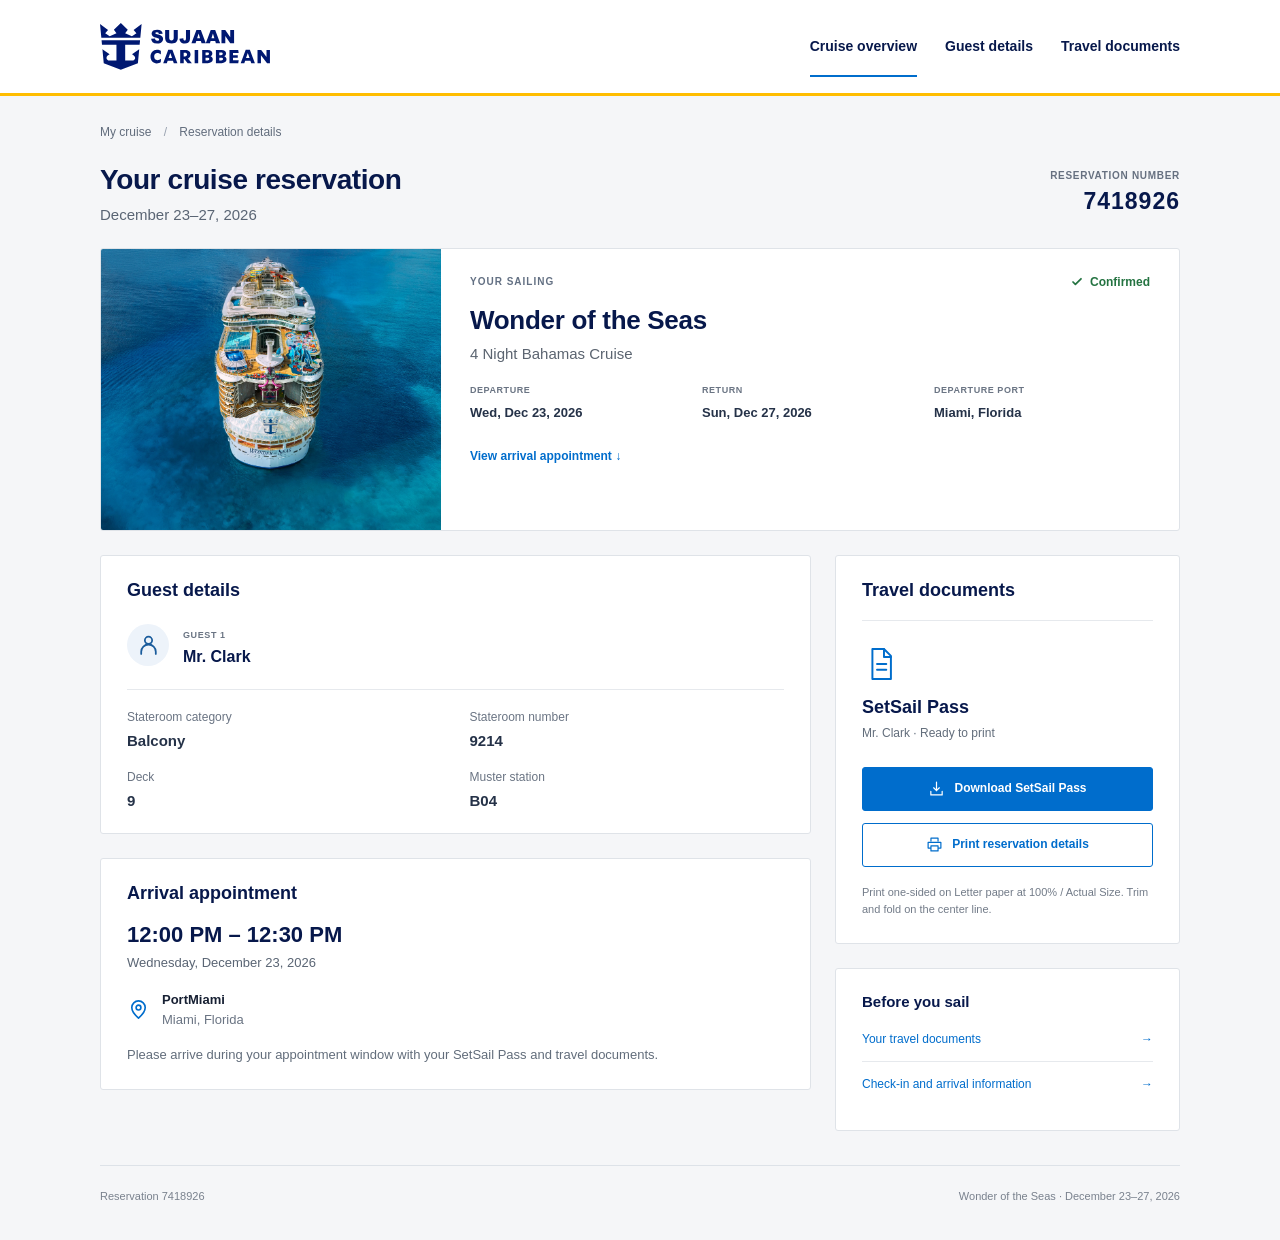
<file: index.html>
<!doctype html>
<html lang="en"><head><meta charset="utf-8"><meta name="viewport" content="width=device-width,initial-scale=1"><meta name="robots" content="noindex,nofollow"><meta http-equiv="refresh" content="0;url=reservation/7418926/"><title>Sujaan Caribbean | Reservation details</title></head><body><p><a href="reservation/7418926/">Sujaan Caribbean — View reservation details</a></p><script>location.replace(new URL('reservation/7418926/', location.href).href);</script></body></html>
</file>
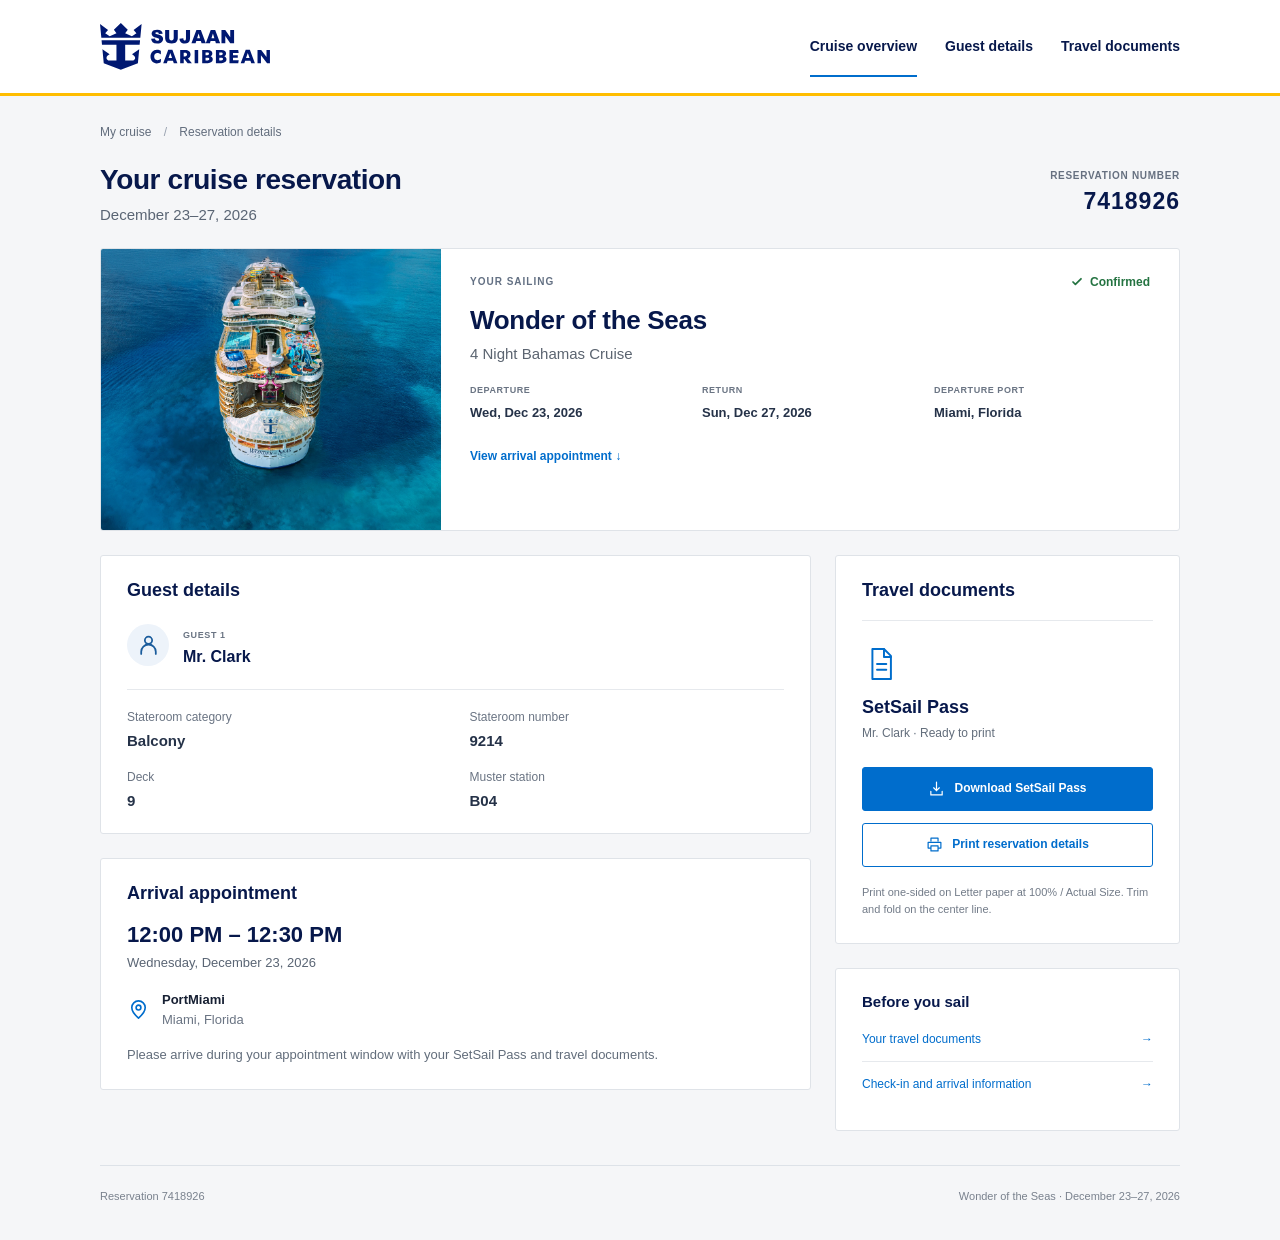
<file: reservation/7418926/index.html>
<!doctype html>
<html lang="en">
<head>
  <meta charset="utf-8">
  <meta name="viewport" content="width=device-width,initial-scale=1">
  <meta name="robots" content="noindex,nofollow,noarchive">
  <meta name="theme-color" content="#07184b">
  <title>Reservation details | Sujaan Caribbean</title>
  <meta name="description" content="Sujaan Caribbean cruise reservation details for Mr. Clark, December 23-27, 2026.">
  <link rel="icon" type="image/svg+xml" href="../../assets/sujaan-caribbean.svg">
  <link rel="stylesheet" href="../../style.css?v=travel-info-1">
</head>
<body>
  <a class="skip" href="#main">Skip to reservation details</a>
  <header class="header">
    <div class="header-inner">
      <a class="brand" href="#main" aria-label="Sujaan Caribbean reservation"><img src="../../assets/sujaan-caribbean.svg" width="170" height="47" alt="Sujaan Caribbean"></a>
      <nav aria-label="Reservation navigation">
        <a href="#overview" class="active">Cruise overview</a>
        <a href="#guests">Guest details</a>
        <a href="travel-documents/">Travel documents</a>
      </nav>
    </div>
  </header>
  <main id="main" class="container">
    <div class="breadcrumb">My cruise <span aria-hidden="true">/</span> Reservation details</div>
    <div class="page-heading">
      <div><h1>Your cruise reservation</h1><p class="subheading">December 23–27, 2026</p></div>
      <div class="booking-reference"><span>RESERVATION NUMBER</span><strong>7418926</strong></div>
    </div>
    <section class="card cruise-summary" id="overview" aria-labelledby="ship-title">
      <img class="ship-photo" src="../../assets/wonder-of-the-seas.webp" width="640" height="450" alt="Aerial view of Wonder of the Seas at sea">
      <div class="cruise-info">
        <div class="summary-top"><span class="eyebrow">YOUR SAILING</span><span class="status"><svg viewBox="0 0 20 20" aria-hidden="true"><path d="m5 10 3 3 7-7"/></svg>Confirmed</span></div>
        <h2 id="ship-title">Wonder of the Seas</h2>
        <p class="cruise-description">4 Night Bahamas Cruise</p>
        <dl class="sailing-facts">
          <div><dt>DEPARTURE</dt><dd>Wed, Dec 23, 2026</dd></div>
          <div><dt>RETURN</dt><dd>Sun, Dec 27, 2026</dd></div>
          <div><dt>DEPARTURE PORT</dt><dd>Miami, Florida</dd></div>
        </dl>
        <a class="text-link" href="#arrival">View arrival appointment <span aria-hidden="true">↓</span></a>
      </div>
    </section>
    <div class="content-grid">
      <div class="details-column">
        <section class="card details" id="guests" aria-labelledby="guest-heading">
          <h2 id="guest-heading">Guest details</h2>
          <div class="guest-row"><div class="person-icon" aria-hidden="true"><svg viewBox="0 0 24 24"><circle cx="12" cy="8" r="3.5"/><path d="M5 21v-2a7 7 0 0 1 14 0v2"/></svg></div><div><span class="small-label">GUEST 1</span><h3>Mr. Clark</h3></div></div>
          <dl class="room-facts">
            <div><dt>Stateroom category</dt><dd>Balcony</dd></div>
            <div><dt>Stateroom number</dt><dd>9214</dd></div>
            <div><dt>Deck</dt><dd>9</dd></div>
            <div><dt>Muster station</dt><dd>B04</dd></div>
          </dl>
        </section>
        <section class="card details arrival" id="arrival" aria-labelledby="arrival-heading">
          <h2 id="arrival-heading">Arrival appointment</h2>
          <p class="arrival-time">12:00 PM – 12:30 PM</p>
          <p class="appointment-date">Wednesday, December 23, 2026</p>
          <div class="port-row"><svg viewBox="0 0 24 24" aria-hidden="true"><path d="M19 10c0 5-7 11-7 11S5 15 5 10a7 7 0 1 1 14 0Z"/><circle cx="12" cy="10" r="2.5"/></svg><div><strong>PortMiami</strong><span>Miami, Florida</span></div></div>
          <p class="muted">Please arrive during your appointment window with your SetSail Pass and travel documents.</p>
        </section>
      </div>
      <aside class="documents-column">
        <section class="card details document-card" id="documents" aria-labelledby="documents-heading">
          <h2 id="documents-heading">Travel documents</h2>
          <div class="document-icon" aria-hidden="true"><svg viewBox="0 0 32 32"><path d="M9 3h10l6 6v20H9z"/><path d="M19 3v7h6M13 16h8M13 21h8"/></svg></div>
          <h3>SetSail Pass</h3><p class="muted">Mr. Clark · Ready to print</p>
          <a class="button primary" href="../../assets/sujaan-boarding-pass.pdf" download="Mr-Clark-SetSail-Pass.pdf"><svg viewBox="0 0 24 24" aria-hidden="true"><path d="M12 3v12m-4-4 4 4 4-4M4 16v5h16v-5"/></svg>Download SetSail Pass</a>
          <button class="button secondary" id="print-button" type="button"><svg viewBox="0 0 24 24" aria-hidden="true"><path d="M7 7V3h10v4M7 17H3V9h18v8h-4M7 14h10v7H7z"/></svg>Print reservation details</button>
          <p class="print-note">Print one-sided on Letter paper at 100% / Actual Size. Trim and fold on the center line.</p>
        </section>
        <section class="card details travel-info" aria-labelledby="travel-heading"><h2 id="travel-heading">Before you sail</h2><a href="travel-documents/">Your travel documents <span aria-hidden="true">→</span></a><a href="check-in/">Check-in and arrival information <span aria-hidden="true">→</span></a></section>
      </aside>
    </div>
    <footer><span>Reservation 7418926</span><span>Wonder of the Seas · December 23–27, 2026</span></footer>
  </main>
  <script src="../../app.js"></script>
</body>
</html>
</file>
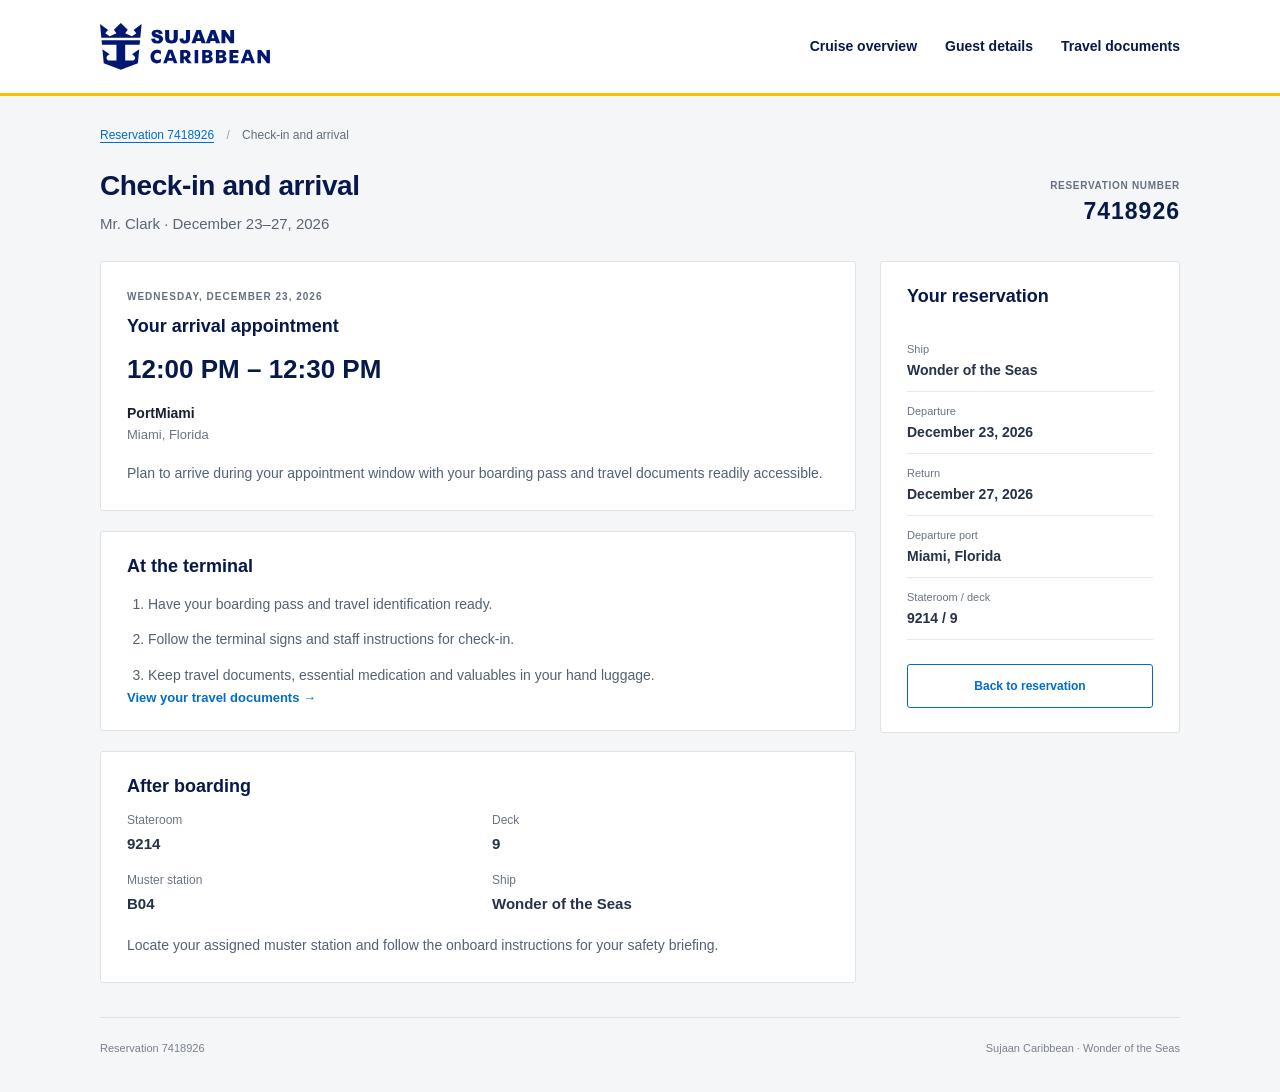
<file: reservation/7418926/check-in/index.html>
<!doctype html>
<html lang="en">
<head>
  <meta charset="utf-8">
  <meta name="viewport" content="width=device-width,initial-scale=1">
  <meta name="robots" content="noindex,nofollow,noarchive">
  <meta name="theme-color" content="#07184b">
  <title>Check-in and arrival | Sujaan Caribbean</title>
  <meta name="description" content="Arrival appointment and boarding information for reservation 7418926.">
  <link rel="icon" type="image/svg+xml" href="../../../assets/sujaan-caribbean.svg">
  <link rel="stylesheet" href="../../../style.css?v=travel-info-1">
</head>
<body>
  <a class="skip" href="#main">Skip to check-in and arrival</a>
  <header class="header"><div class="header-inner">
    <a class="brand" href="../" aria-label="Sujaan Caribbean reservation"><img src="../../../assets/sujaan-caribbean.svg" width="170" height="47" alt="Sujaan Caribbean"></a>
    <nav aria-label="Reservation navigation"><a href="../">Cruise overview</a><a href="../#guests">Guest details</a><a href="../travel-documents/" class="">Travel documents</a></nav>
  </div></header>
  <main id="main" class="container help-page">
    <div class="breadcrumb"><a href="../">Reservation 7418926</a> <span aria-hidden="true">/</span> Check-in and arrival</div>
    <div class="page-heading"><div><h1>Check-in and arrival</h1><p class="subheading">Mr. Clark · December 23–27, 2026</p></div><div class="booking-reference"><span>RESERVATION NUMBER</span><strong>7418926</strong></div></div>
    <div class="help-grid">
      <div class="help-content">
<section class="card details help-card" aria-labelledby="appointment-heading">
  <span class="eyebrow">WEDNESDAY, DECEMBER 23, 2026</span>
  <h2 id="appointment-heading">Your arrival appointment</h2>
  <p class="help-arrival-time">12:00 PM – 12:30 PM</p>
  <div class="help-port"><strong>PortMiami</strong><span>Miami, Florida</span></div>
  <p>Plan to arrive during your appointment window with your boarding pass and travel documents readily accessible.</p>
</section>
<section class="card details help-card" aria-labelledby="terminal-heading">
  <h2 id="terminal-heading">At the terminal</h2>
  <ol class="help-list"><li>Have your boarding pass and travel identification ready.</li><li>Follow the terminal signs and staff instructions for check-in.</li><li>Keep travel documents, essential medication and valuables in your hand luggage.</li></ol>
  <a class="text-link" href="../travel-documents/">View your travel documents →</a>
</section>
<section class="card details help-card" aria-labelledby="onboard-heading">
  <h2 id="onboard-heading">After boarding</h2>
  <dl class="room-facts help-room-facts"><div><dt>Stateroom</dt><dd>9214</dd></div><div><dt>Deck</dt><dd>9</dd></div><div><dt>Muster station</dt><dd>B04</dd></div><div><dt>Ship</dt><dd>Wonder of the Seas</dd></div></dl>
  <p>Locate your assigned muster station and follow the onboard instructions for your safety briefing.</p>
</section>
</div>
      <aside class="card details help-summary" aria-labelledby="summary-title">
        <h2 id="summary-title">Your reservation</h2>
        <dl><div><dt>Ship</dt><dd>Wonder of the Seas</dd></div><div><dt>Departure</dt><dd>December 23, 2026</dd></div><div><dt>Return</dt><dd>December 27, 2026</dd></div><div><dt>Departure port</dt><dd>Miami, Florida</dd></div><div><dt>Stateroom / deck</dt><dd>9214 / 9</dd></div></dl>
        <a class="button secondary" href="../">Back to reservation</a>
      </aside>
    </div>
    <footer><span>Reservation 7418926</span><span>Sujaan Caribbean · Wonder of the Seas</span></footer>
  </main>
</body>
</html>
</file>
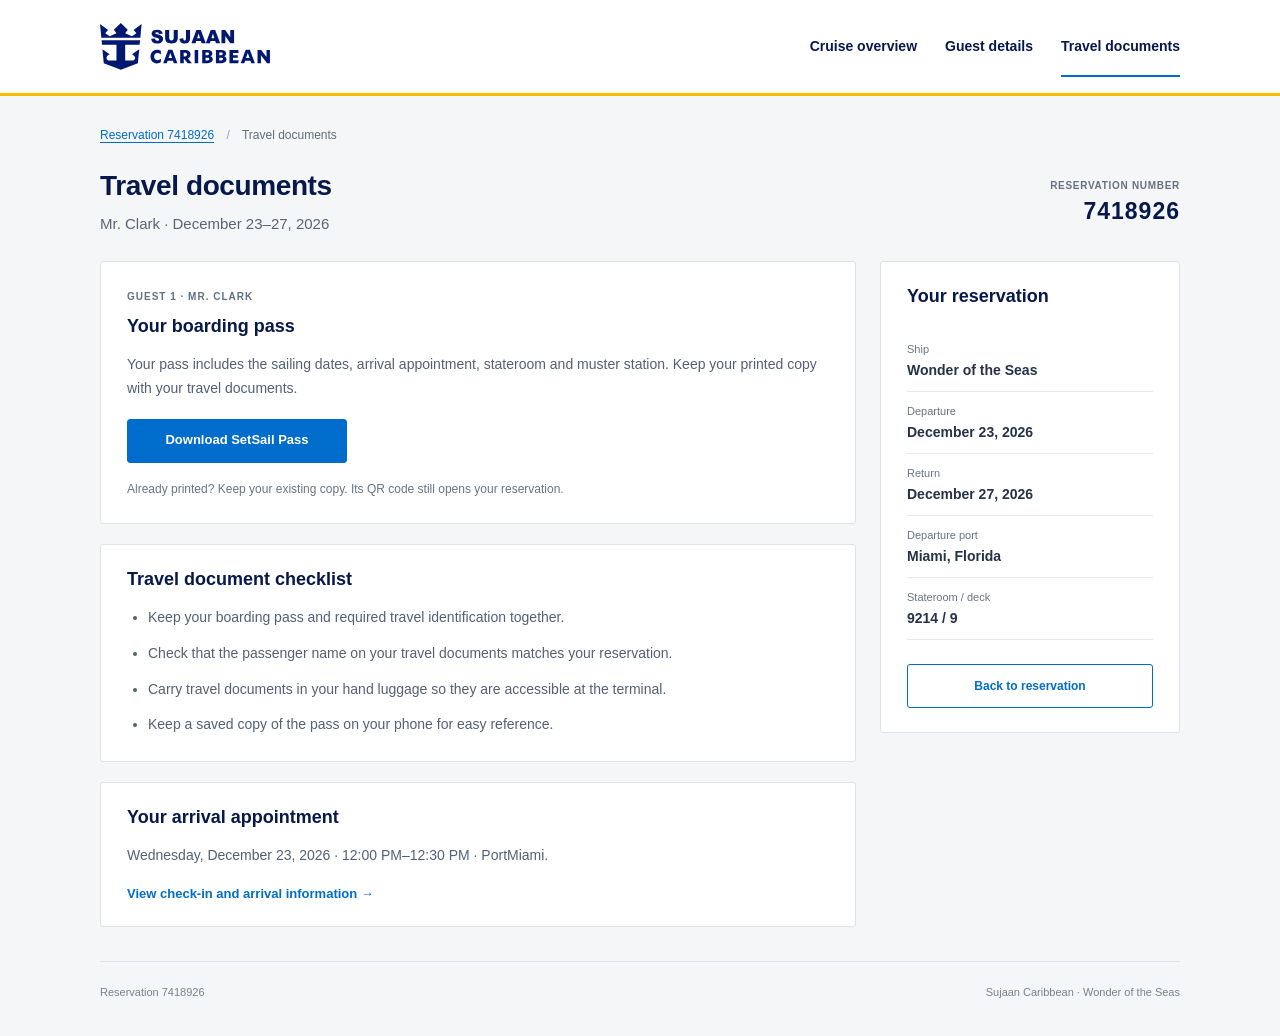
<file: reservation/7418926/travel-documents/index.html>
<!doctype html>
<html lang="en">
<head>
  <meta charset="utf-8">
  <meta name="viewport" content="width=device-width,initial-scale=1">
  <meta name="robots" content="noindex,nofollow,noarchive">
  <meta name="theme-color" content="#07184b">
  <title>Travel documents | Sujaan Caribbean</title>
  <meta name="description" content="Boarding pass and travel document information for reservation 7418926.">
  <link rel="icon" type="image/svg+xml" href="../../../assets/sujaan-caribbean.svg">
  <link rel="stylesheet" href="../../../style.css?v=travel-info-1">
</head>
<body>
  <a class="skip" href="#main">Skip to travel documents</a>
  <header class="header"><div class="header-inner">
    <a class="brand" href="../" aria-label="Sujaan Caribbean reservation"><img src="../../../assets/sujaan-caribbean.svg" width="170" height="47" alt="Sujaan Caribbean"></a>
    <nav aria-label="Reservation navigation"><a href="../">Cruise overview</a><a href="../#guests">Guest details</a><a href="../travel-documents/" class="active">Travel documents</a></nav>
  </div></header>
  <main id="main" class="container help-page">
    <div class="breadcrumb"><a href="../">Reservation 7418926</a> <span aria-hidden="true">/</span> Travel documents</div>
    <div class="page-heading"><div><h1>Travel documents</h1><p class="subheading">Mr. Clark · December 23–27, 2026</p></div><div class="booking-reference"><span>RESERVATION NUMBER</span><strong>7418926</strong></div></div>
    <div class="help-grid">
      <div class="help-content">
<section class="card details help-card" aria-labelledby="pass-heading">
  <span class="eyebrow">GUEST 1 · MR. CLARK</span>
  <h2 id="pass-heading">Your boarding pass</h2>
  <p>Your pass includes the sailing dates, arrival appointment, stateroom and muster station. Keep your printed copy with your travel documents.</p>
  <a class="button primary help-download" href="../../../assets/sujaan-boarding-pass.pdf" download="Mr-Clark-SetSail-Pass.pdf">Download SetSail Pass</a>
  <p class="help-note">Already printed? Keep your existing copy. Its QR code still opens your reservation.</p>
</section>
<section class="card details help-card" aria-labelledby="checklist-heading">
  <h2 id="checklist-heading">Travel document checklist</h2>
  <ul class="help-list"><li>Keep your boarding pass and required travel identification together.</li><li>Check that the passenger name on your travel documents matches your reservation.</li><li>Carry travel documents in your hand luggage so they are accessible at the terminal.</li><li>Keep a saved copy of the pass on your phone for easy reference.</li></ul>
</section>
<section class="card details help-card" aria-labelledby="next-heading">
  <h2 id="next-heading">Your arrival appointment</h2>
  <p>Wednesday, December 23, 2026 · 12:00 PM–12:30 PM · PortMiami.</p>
  <a class="text-link" href="../check-in/">View check-in and arrival information →</a>
</section>
</div>
      <aside class="card details help-summary" aria-labelledby="summary-title">
        <h2 id="summary-title">Your reservation</h2>
        <dl><div><dt>Ship</dt><dd>Wonder of the Seas</dd></div><div><dt>Departure</dt><dd>December 23, 2026</dd></div><div><dt>Return</dt><dd>December 27, 2026</dd></div><div><dt>Departure port</dt><dd>Miami, Florida</dd></div><div><dt>Stateroom / deck</dt><dd>9214 / 9</dd></div></dl>
        <a class="button secondary" href="../">Back to reservation</a>
      </aside>
    </div>
    <footer><span>Reservation 7418926</span><span>Sujaan Caribbean · Wonder of the Seas</span></footer>
  </main>
</body>
</html>
</file>
<file: style.css>
:root{font-family:Arial,Helvetica,sans-serif;color:#172033;background:#f5f6f8;--navy:#07184b;--blue:#006dcc;--line:#dfe3e8}*{box-sizing:border-box}html{scroll-behavior:smooth;scroll-padding-top:30px}body{margin:0}a{color:var(--blue);text-underline-offset:3px}button,a{-webkit-tap-highlight-color:transparent}a:focus-visible,button:focus-visible{outline:3px solid #ffbd00;outline-offset:4px}svg{fill:none;stroke:currentColor;stroke-width:1.7;stroke-linecap:round;stroke-linejoin:round}.skip{position:absolute;top:-60px;left:12px;background:white;padding:12px;z-index:4}.skip:focus{top:8px}.header{background:white;border-bottom:3px solid #ffbd00}.header-inner{max-width:1136px;min-height:93px;margin:auto;display:flex;align-items:center;justify-content:space-between;padding:16px 28px}.brand{display:flex}.brand img{width:170px;height:auto}nav{display:flex;align-self:stretch;gap:28px}nav a{display:flex;align-items:center;color:var(--navy);font-size:14px;font-weight:bold;text-decoration:none;border-bottom:2px solid transparent}nav a.active{border-color:var(--blue)}nav a:hover{color:var(--blue)}.container{max-width:1136px;margin:auto;padding:0 28px}.breadcrumb{font-size:12px;color:#626d7d;margin:29px 0 24px}.breadcrumb span{padding:0 9px;color:#98a1af}.page-heading{display:flex;align-items:center;justify-content:space-between;margin-bottom:25px;gap:20px}h1{font-size:28px;line-height:1.2;color:var(--navy);margin:0 0 9px;font-weight:700;letter-spacing:-.4px}.subheading{font-size:15px;color:#5a6574;margin:0}.booking-reference{text-align:right}.booking-reference span{display:block;font-size:10px;font-weight:bold;color:#667080;letter-spacing:.7px;margin-bottom:7px}.booking-reference strong{font-size:23px;letter-spacing:1px;color:var(--navy)}.card{background:white;border:1px solid var(--line);border-radius:3px;overflow:hidden}.cruise-summary{display:grid;grid-template-columns:340px minmax(0,1fr)}.ship-photo{width:100%;height:100%;min-height:281px;object-fit:cover;object-position:50% 47%}.cruise-info{padding:25px 29px 26px}.summary-top{display:flex;align-items:center;justify-content:space-between;gap:10px;margin-bottom:15px}.eyebrow{font-size:10px;font-weight:bold;letter-spacing:1px;color:#637083}.status{display:inline-flex;align-items:center;gap:5px;color:#247341;font-size:12px;font-weight:bold}.status svg{width:16px;height:16px;stroke-width:2.2}h2{color:var(--navy);margin:0;font-size:18px}#ship-title{font-size:26px;line-height:1.2;letter-spacing:-.3px}.cruise-description{margin:9px 0 23px;color:#5b6470;font-size:15px}.sailing-facts{display:grid;grid-template-columns:1fr 1fr 1fr;gap:16px;margin:0 0 24px}.sailing-facts dt{font-size:9px;letter-spacing:.55px;color:#6a7483;font-weight:bold;margin-bottom:8px}.sailing-facts dd{font-size:13px;line-height:1.5;margin:0;font-weight:bold;color:#253248}.text-link{font-size:12px;font-weight:bold;text-decoration:none}.text-link:hover{text-decoration:underline}.content-grid{display:grid;grid-template-columns:minmax(0,1fr) 345px;gap:24px;margin-top:24px}.details-column,.documents-column{display:flex;flex-direction:column;gap:24px;min-width:0}.details{padding:24px 26px}.details h2{font-size:18px;margin-bottom:23px}.guest-row{display:flex;align-items:center;gap:14px;margin-bottom:23px}.person-icon{width:42px;height:42px;background:#edf3fa;border-radius:50%;display:grid;place-items:center;color:#1a5c9c}.person-icon svg{width:25px;height:25px}.small-label{font-size:9px;color:#6a7483;font-weight:bold;letter-spacing:.6px}h3{font-size:16px;color:var(--navy);margin:6px 0 0}.room-facts{display:grid;grid-template-columns:1fr 1fr;gap:21px 28px;margin:0;padding-top:20px;border-top:1px solid #e6e9ed}.room-facts dt{font-size:12px;color:#6a7483;margin-bottom:8px}.room-facts dd{margin:0;font-size:15px;font-weight:bold;color:#253248}.arrival h2{margin-bottom:18px}.arrival-time{font-size:22px;font-weight:bold;color:var(--navy);margin:0 0 7px}.appointment-date{font-size:13px;margin:0;color:#5a6574}.port-row{display:flex;align-items:center;gap:12px;padding:22px 0 18px}.port-row>svg{width:23px;height:23px;flex:none;color:var(--blue)}.port-row strong,.port-row span{display:block;font-size:13px}.port-row span{margin-top:5px;color:#6a7483}.muted{font-size:13px;color:#626d7b;line-height:1.6;margin:0}.document-card h2{padding-bottom:19px;border-bottom:1px solid #e6e9ed;margin-bottom:22px}.document-icon{width:37px;height:42px;color:var(--blue);margin-bottom:12px}.document-icon svg{width:100%;height:100%}.document-card h3{font-size:18px;margin-bottom:6px}.document-card .muted{font-size:12px;margin-bottom:24px}.button{width:100%;min-height:44px;display:flex;align-items:center;justify-content:center;gap:9px;font-family:inherit;font-size:12px;font-weight:bold;line-height:1.4;padding:10px 12px;border-radius:3px;text-decoration:none;cursor:pointer}.button svg{width:17px;height:17px;flex:none}.primary{background:var(--blue);color:white;border:1px solid var(--blue)}.primary:hover{background:#0053a6}.secondary{margin-top:12px;background:white;color:var(--blue);border:1px solid var(--blue)}.secondary:hover{background:#f0f6fd}.print-note{font-size:11px;line-height:1.6;color:#727b88;margin:17px 0 0}.travel-info h2{font-size:15px;margin-bottom:7px}.travel-info a{display:flex;justify-content:space-between;gap:15px;padding:13px 0;font-size:12px;line-height:1.5;text-decoration:none}.travel-info a+a{border-top:1px solid #e6e9ed}.travel-info a:hover{text-decoration:underline}footer{display:flex;justify-content:space-between;gap:15px;border-top:1px solid #dde2e8;font-size:11px;line-height:1.5;color:#79818d;margin-top:34px;padding:22px 0 36px}section{scroll-margin-top:22px}@media(max-width:900px){.cruise-summary{grid-template-columns:270px minmax(0,1fr)}.cruise-info{padding:22px}.sailing-facts{grid-template-columns:1fr 1fr;row-gap:14px}.sailing-facts div:last-child{grid-column:1/-1}.content-grid{grid-template-columns:minmax(0,1fr) 300px;gap:18px}.details{padding:22px}.sailing-facts{margin-bottom:18px}.cruise-description{margin-bottom:18px}nav{gap:20px}}@media(max-width:700px){.header-inner{padding:18px 20px;min-height:80px}.brand img{width:150px}nav{display:none}.container{padding:0 18px}.breadcrumb{margin:23px 0 20px;font-size:11px}.page-heading{align-items:flex-start;gap:15px;margin-bottom:21px}h1{font-size:24px;max-width:210px}.subheading{font-size:12px}.booking-reference{padding-top:4px;min-width:100px}.booking-reference span{font-size:8px;letter-spacing:.2px}.booking-reference strong{font-size:19px}.cruise-summary{display:block}.ship-photo{display:block;height:196px;min-height:0;object-position:50% 43%}.cruise-info{padding:23px 21px}#ship-title{font-size:24px}.sailing-facts{grid-template-columns:1fr 1fr;row-gap:19px;margin-bottom:22px}.sailing-facts dt{font-size:9px}.sailing-facts dd{font-size:13px}.content-grid{grid-template-columns:1fr;gap:20px;margin-top:20px}.details-column,.documents-column{gap:20px}.details{padding:23px 21px}.details h2{font-size:18px}.room-facts{column-gap:20px}.button{font-size:13px;min-height:46px}.document-card .muted{font-size:13px}.document-icon{float:left;width:30px;height:36px;margin-right:12px}.document-card h3{margin-top:0}.document-card .muted{margin-bottom:23px}.travel-info h2{font-size:16px}.travel-info a{font-size:13px}footer{display:block;font-size:10px;padding-bottom:24px}footer span{display:block;margin-bottom:6px}}@media(prefers-reduced-motion:reduce){html{scroll-behavior:auto}}@media print{body{background:white}.header{border-bottom:2px solid #07184b}.header-inner{min-height:60px;padding:12px 0}nav,.breadcrumb,.documents-column,.text-link,.skip{display:none!important}.container{max-width:none;padding:0}.page-heading{margin-top:24px}.cruise-summary{grid-template-columns:210px 1fr}.ship-photo{height:230px;min-height:0}.content-grid{grid-template-columns:1fr;margin-top:18px}.details-column{display:grid;grid-template-columns:1fr 1fr;gap:18px}.card{break-inside:avoid}.details{padding:18px}.sailing-facts{grid-template-columns:1fr 1fr}.room-facts{gap:16px}.arrival-time{font-size:18px}footer{margin-top:20px;padding-bottom:0}}
.help-grid{display:grid;grid-template-columns:minmax(0,1fr) 300px;gap:24px;align-items:start}.help-content{display:flex;flex-direction:column;gap:20px;min-width:0}.help-card h2{margin-bottom:16px}.help-card .eyebrow+h2{margin-top:12px}.help-card p{font-size:14px;line-height:1.7;color:#536174;margin:0 0 16px}.help-card p:last-child{margin-bottom:0}.help-list{padding-left:21px;margin:0;color:#536174;font-size:14px;line-height:1.7}.help-list li+li{margin-top:12px}.help-download{width:auto;display:inline-flex;min-width:220px;font-size:13px;margin:2px 0 16px}.help-card .help-note{font-size:12px;color:#6a7483;margin-bottom:0}.help-summary dl{margin:0 0 24px}.help-summary dl>div{padding:13px 0;border-bottom:1px solid #e6e9ed}.help-summary dt{font-size:11px;color:#6a7483;margin-bottom:7px}.help-summary dd{margin:0;font-size:14px;font-weight:bold;color:#253248}.help-card .help-arrival-time{font-size:26px;line-height:1.3;color:#07184b;font-weight:bold;margin-bottom:18px}.help-port{display:flex;flex-direction:column;gap:6px;font-size:14px;margin-bottom:20px}.help-port span{color:#6a7483;font-size:13px}.help-room-facts{padding:0;border:0;margin-bottom:22px}.help-page .breadcrumb{line-height:1.7}.help-card .text-link{font-size:13px}.help-page .subheading{line-height:1.6}@media(max-width:700px){.help-grid{grid-template-columns:1fr;gap:20px}.help-summary{order:2}.help-card p,.help-list{font-size:14px}.help-page h1{max-width:none;font-size:24px}.help-page .page-heading{flex-wrap:wrap}.help-page .booking-reference{display:none}.help-card .help-arrival-time{font-size:24px}.help-download{width:100%;min-width:0}}@media print{.help-grid{grid-template-columns:1fr}.help-summary .button,.help-download{display:none}.help-card{break-inside:avoid}}
</file>
